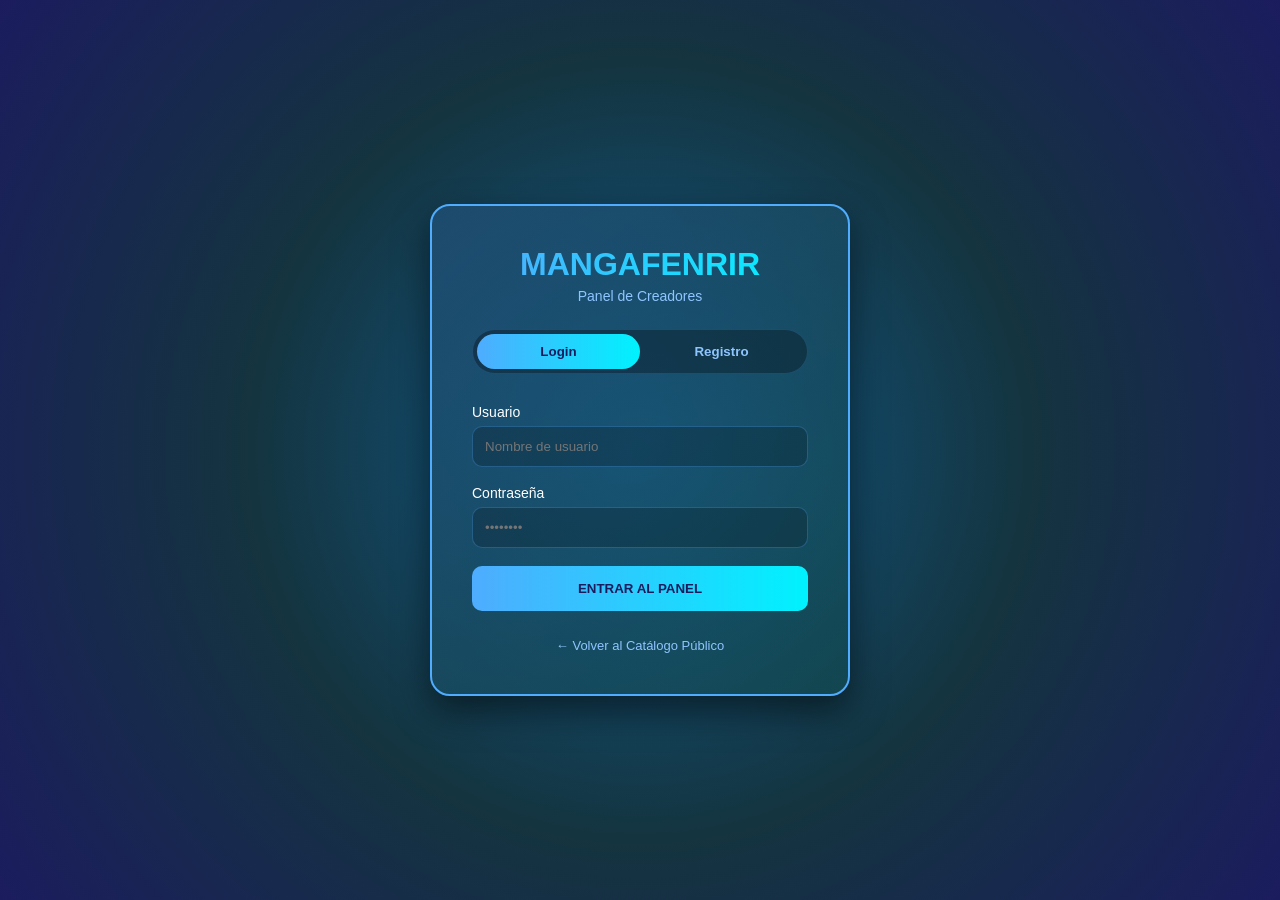
<file: src/main/resources/static/login/login.html>
<!DOCTYPE html>
<html lang="es">
<head>
    <meta charset="UTF-8">
    <meta name="viewport" content="width=device-width, initial-scale=1.0">
    <title>Acceso MangaFenrir</title>
    <link rel="stylesheet" href="login.css">
</head>
<body class="login-body">
    <div class="login-wrapper">
        <form id="form-login" class="login-card">
            <div class="login-header">
                <h1>MANGAFENRIR</h1>
                <p id="header-subtitle">Panel de Creadores</p>
            </div>

            <div class="toggle-container" id="toggle-wrapper">
                <div class="toggle-bg"></div>
                <button type="button" id="tab-login" class="toggle-btn active">Login</button>
                <button type="button" id="tab-registro" class="toggle-btn">Registro</button>
            </div>

            <div id="error-login" class="error-banner" style="display: none;">
                ⚠️ Usuario o contraseña incorrectos
            </div>

            <div class="input-group" id="group-email" style="display: none;">
                <label for="email">Email</label>
                <input type="email" id="email" placeholder="ejemplo@manga.com">
            </div>

            <div class="input-group">
                <label for="username">Usuario</label>
                <input type="text" id="username" placeholder="Nombre de usuario" required>
            </div>

            <div class="input-group">
                <label for="password">Contraseña</label>
                <input type="password" id="password" placeholder="••••••••" required>
            </div>

            <button type="submit" id="btn-submit" class="btn-login">ENTRAR AL PANEL</button>
            
            <div class="login-footer">
                <a href="../index.html">← Volver al Catálogo Público</a>
            </div>
        </form>
    </div>
    <script src="login.js"></script>
</body>
</html>
</file>
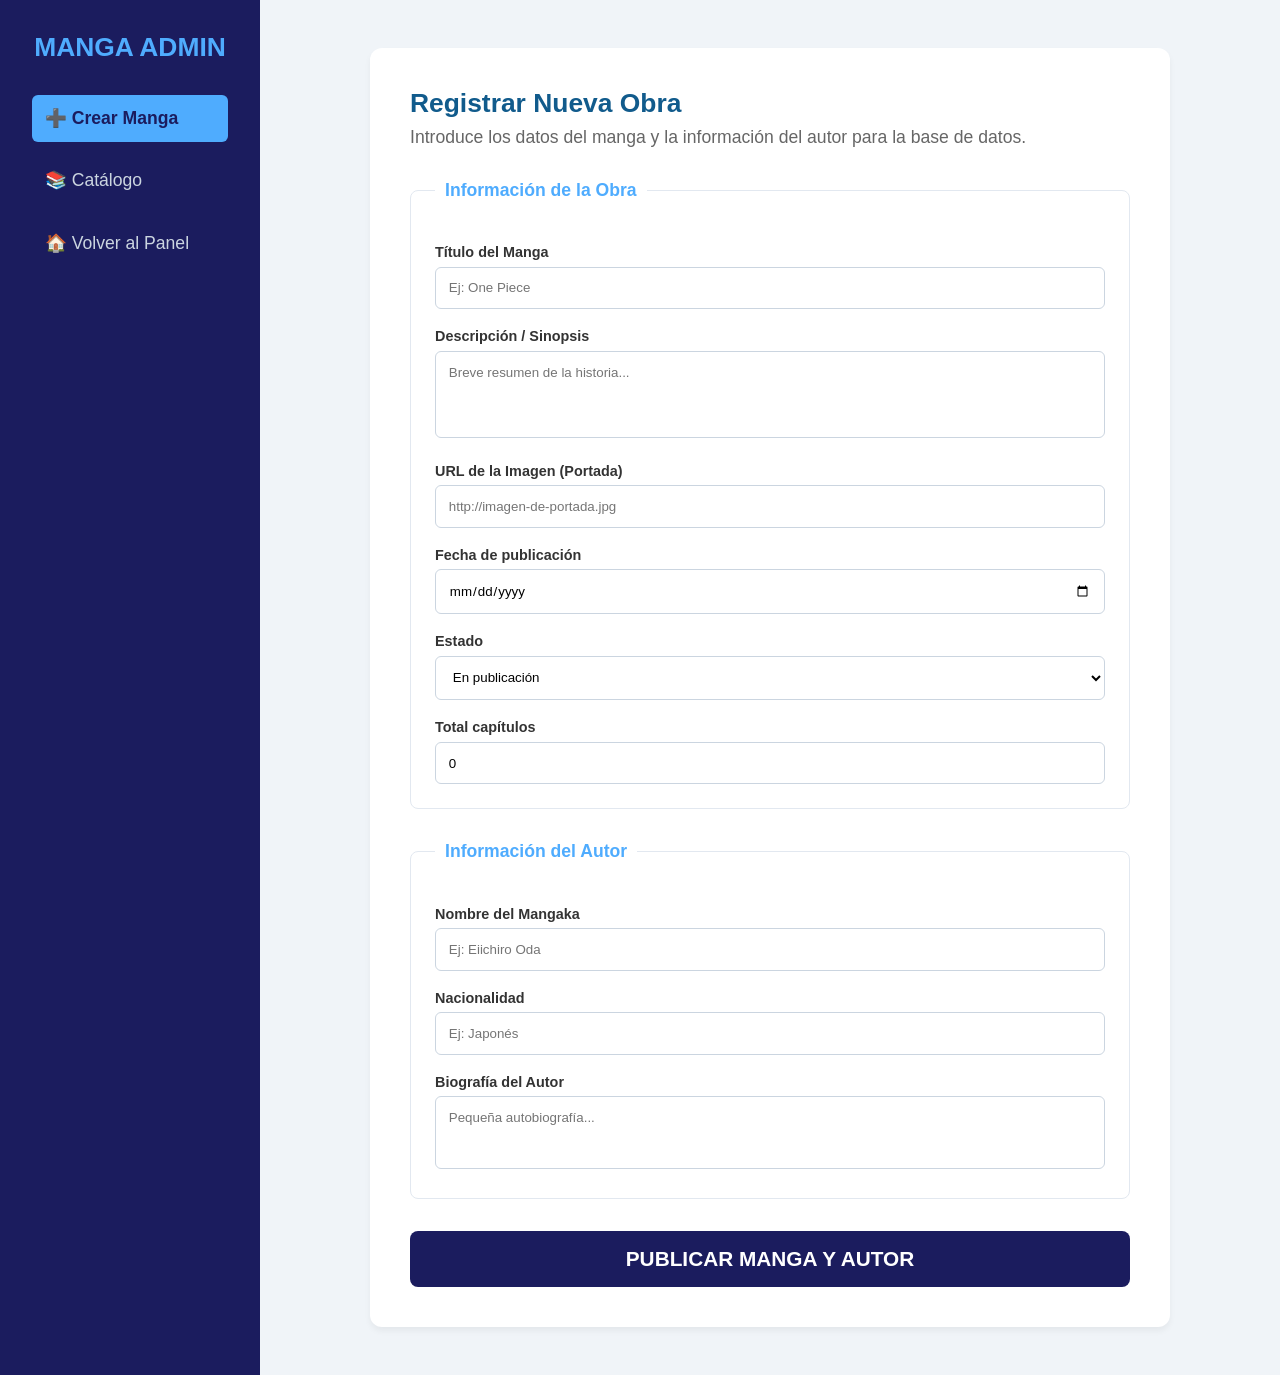
<file: src/main/resources/static/registro/registro.html>
<!doctype html>
<html lang="es">
  <head>
    <meta charset="UTF-8" />
    <link rel="stylesheet" href="registro.css" />
    <title>Registro de Formulario</title>
  </head>
  <body>
    <aside class="barra-lateral">
      <h2>MANGA ADMIN</h2>
      <nav class="menu-navegacion">
        <a href="#" class="activo">➕ Crear Manga</a>
        <a href="../catalogo/index.html">📚 Catálogo</a>
        <a href="../dashboard/dashboard.html">🏠 Volver al Panel</a>
      </nav>
    </aside>

    <main class="contenido-principal">
      <section class="seccion-registro">
        <header>
          <h1>Registrar Nueva Obra</h1>
          <p>
            Introduce los datos del manga y la información del autor para la
            base de datos.
          </p>
        </header>

        <form id="formulario-manga">
          <fieldset>
            <legend>Información de la Obra</legend>

            <label for="titulo">Título del Manga</label>
            <input
              type="text"
              id="titulo"
              placeholder="Ej: One Piece"
              required
            />

            <label for="descripcion">Descripción / Sinopsis</label>
            <textarea
              id="descripcion"
              rows="4"
              placeholder="Breve resumen de la historia..."
              required
            ></textarea>

            <label for="portada">URL de la Imagen (Portada)</label>
            <input
              type="url"
              id="portada"
              placeholder="http://imagen-de-portada.jpg"
            />

            <label for="fecha-publicacion">Fecha de publicación</label>
            <input type="date" id="fecha-publicacion" />

            <label for="estado">Estado</label>
            <select id="estado">
              <option value="EN_PUBLICACION">En publicación</option>
              <option value="FINALIZADO">Finalizado</option>
            </select>

            <label for="total-capitulos">Total capítulos</label>
            <input
              type="number"
              id="total-capitulos"
              min="0"
              value="0"
              placeholder="Ej: 120"
            />
          </fieldset>

          <fieldset>
            <legend>Información del Autor</legend>

            <label for="autor-nombre">Nombre del Mangaka</label>
            <input
              type="text"
              id="autor-nombre"
              placeholder="Ej: Eiichiro Oda"
              required
            />

            <label for="nacionalidad">Nacionalidad</label>
            <input type="text" id="nacionalidad" placeholder="Ej: Japonés" />

            <label for="biografia">Biografía del Autor</label>
            <textarea
              id="biografia"
              rows="3"
              placeholder="Pequeña autobiografía..."
            ></textarea>
          </fieldset>

          <button type="submit" class="boton-enviar">
            PUBLICAR MANGA Y AUTOR
          </button>
        </form>

        <div id="aviso-exito" class="aviso-flotante">
          <span class="check">✔</span> Manga publicado correctamente
        </div>
        
      </section>
    </main>
    <script src="registro.js"></script>
  </body>
</html>
</file>
<file: src/main/resources/static/login/login.css>
/* ESTILOS BASE */
* { margin: 0; padding: 0; box-sizing: border-box; }

body {
    background: radial-gradient(circle at center, #115b8c, #14343f, #1b1c5e);
    color: white;
    font-family: Arial, sans-serif;
    height: 100vh;
    display: flex;
    justify-content: center;
    align-items: center;
}

.login-card {
    width: min(420px, 90vw);
    padding: 40px;
    background: linear-gradient(135deg, rgba(33, 81, 123, 0.7), rgba(17, 77, 80, 0.6));
    border: 2px solid #4facfe; 
    border-radius: 20px;
    box-shadow: 0 15px 35px rgba(0, 0, 0, 0.5);
}

.login-header { 
    text-align: center;
     margin-bottom: 25px; 
    }
.login-header h1 {
    font-size: 32px;
    background: linear-gradient(90deg, #4facfe, #00f2fe);
    -webkit-background-clip: text;
    background-clip: text;
    color: transparent;
}
.login-header p { 
    color: #8ec5ff;
     font-size: 14px; 
     margin-top: 5px;
     }

/* ESTILOS DEL TOGGLE SELECTOR */
.toggle-container {
    display: flex;
    position: relative;
    background: rgba(0, 0, 0, 0.3);
    border-radius: 30px;
    margin-bottom: 30px;
    padding: 4px;
    border: 1px solid rgba(79, 172, 254, 0.2);
}

.toggle-btn {
    flex: 1;
    border: none;
    background: none;
    color: #8ec5ff;
    padding: 10px;
    cursor: pointer;
    font-weight: bold;
    z-index: 2;
    transition: 0.3s;
}

.toggle-btn.active { 
    color: #1b1c5e;
 }

.toggle-bg {
    position: absolute;
    width: calc(50% - 4px);
    height: calc(100% - 8px);
    background: linear-gradient(90deg, #4facfe, #00f2fe);
    border-radius: 25px;
    transition: transform 0.3s cubic-bezier(0.4, 0, 0.2, 1);
    z-index: 1;
}

.registro-active .toggle-bg {
     transform: translateX(100%); 
    }

/* INPUTS Y BOTÓN */
.input-group { 
    margin-bottom: 18px;
}
.input-group label { 
    display: block; 
    margin-bottom: 6px; 
    font-size: 14px;
 }
.input-group input {
    width: 100%;
    padding: 12px;
    background: rgba(0, 0, 0, 0.2);
    border: 1px solid rgba(79, 172, 254, 0.3);
    border-radius: 10px;
    color: white;
    outline: none;
}
.input-group input:focus { 
    border-color: #00f2fe;
 }

.btn-login {
    width: 100%;
    padding: 15px;
    border: none;
    border-radius: 10px;
    background: linear-gradient(90deg, #4facfe, #00f2fe);
    color: #1b1c5e;
    font-weight: bold;
    text-transform: uppercase;
    cursor: pointer;
    transition: 0.3s;
}

.btn-login:hover { 
    transform: translateY(-2px);
     box-shadow: 0 5px 15px rgba(0, 242, 254, 0.4);
     }

.error-banner {
    background: rgba(255, 0, 0, 0.2);
    padding: 10px;
    border-radius: 8px;
    margin-bottom: 15px;
    text-align: center;
    border: 1px solid red;
    font-size: 13px;
}

.login-footer { 
    text-align: center;
     margin-top: 25px; 
    }
.login-footer a { 
    color: #8ec5ff; 
    text-decoration: none; font-size: 13px; }

.login-footer a:hover {
    text-decoration: underline;
    color: #ffda6a;
}
</file>
<file: src/main/resources/static/registro/registro.css>
/* RESET INICIAL */
* {
    margin: 0;
    padding: 0;
    box-sizing: border-box;
}

body {
    font-family: 'Segoe UI', sans-serif;
    background-color: #f0f4f8;
    color: #333;
    display: flex;
    min-height: 100vh;
    font-size: 1.1rem;
}

/* BARRA LATERAL (ASIDE) */
.barra-lateral {
    width: 260px;
    background-color: #1b1c5e;
    color: white;
    padding: 2rem;
}

.barra-lateral h2 {
    color: #4facfe;
    margin-bottom: 2rem;
    text-align: center;
}

.menu-navegacion {
    display: flex;
    flex-direction: column;
    gap: 1rem;
}

.menu-navegacion a {
    color: #cbd5e0;
    text-decoration: none;
    padding: 0.8rem;
    border-radius: 6px;
    transition: 0.3s;
}

.menu-navegacion a.activo {
    background-color: #4facfe;
    color: #1b1c5e;
    font-weight: bold;
}

/* CONTENIDO PRINCIPAL */
.contenido-principal {
    flex: 1;
    padding: 3rem;
}

/* SECCIÓN DEL FORMULARIO */
.seccion-registro {
    background: white;
    max-width: 800px;
    margin: 0 auto;
    padding: 2.5rem;
    border-radius: 12px;
    box-shadow: 0 4px 6px rgba(0,0,0,0.05);
}

.seccion-registro h1 {
    color: #115b8c;
    margin-bottom: 0.5rem;
}

.seccion-registro p {
    color: #666;
    margin-bottom: 2rem;
}

/* FORMULARIO*/
fieldset {
    border: 1px solid #e2e8f0;
    border-radius: 8px;
    padding: 1.5rem;
    margin-bottom: 2rem;
}

legend {
    font-weight: bold;
    color: #4facfe;
    padding: 0 10px;
}

label {
    display: block;
    font-weight: 600;
    margin-top: 1.2rem;
    margin-bottom: 0.4rem;
    font-size: 0.9rem;
}

input, textarea {
    width: 100%;
    padding: 0.8rem;
    border: 1px solid #cbd5e0;
    border-radius: 6px;
    font-family: inherit;
    resize: none;
}

select {
    width: 100%;
    padding: 0.8rem;
    border: 1px solid #cbd5e0;
    border-radius: 6px;
    font-family: inherit;
    background-color: #fff;
}

input:focus, textarea:focus, select:focus {
    outline: none;
    border-color: #4facfe;
    box-shadow: 0 0 0 3px rgba(79, 172, 254, 0.1);
}

/* BOTÓN DE ACCIÓN */
.boton-enviar {
    width: 100%;
    padding: 1rem;
    background-color: #1b1c5e;
    color: white;
    border: none;
    border-radius: 8px;
    font-weight: bold;
    font-size: 1.3rem;
    cursor: pointer;
    transition: 0.3s;
}
.boton-enviar:active {
    transform: scale(0.98);
}
.boton-enviar:hover {
    background-color: #115b8c;
}

.menu-navegacion a:hover {
    background-color: rgba(79, 172, 254, 0.1);
    color: white;
}

/* Estilo del aviso de éxito */
.aviso-flotante {
    display: none; /* Invisible al principio */
    position: fixed;
    top: 20px;
    right: 20px;
    background-color: #27ae60; /* Verde éxito */
    color: white;
    padding: 15px 30px;
    border-radius: 4px;
    box-shadow: 0 4px 15px rgba(0,0,0,0.2);
    font-weight: bold;
    z-index: 9999;
    animation: aparecer 0.5s ease-out;
}

@keyframes aparecer {
    from { transform: translateY(-20px); opacity: 0; }
    to { transform: translateY(0); opacity: 1; }
}
</file>
